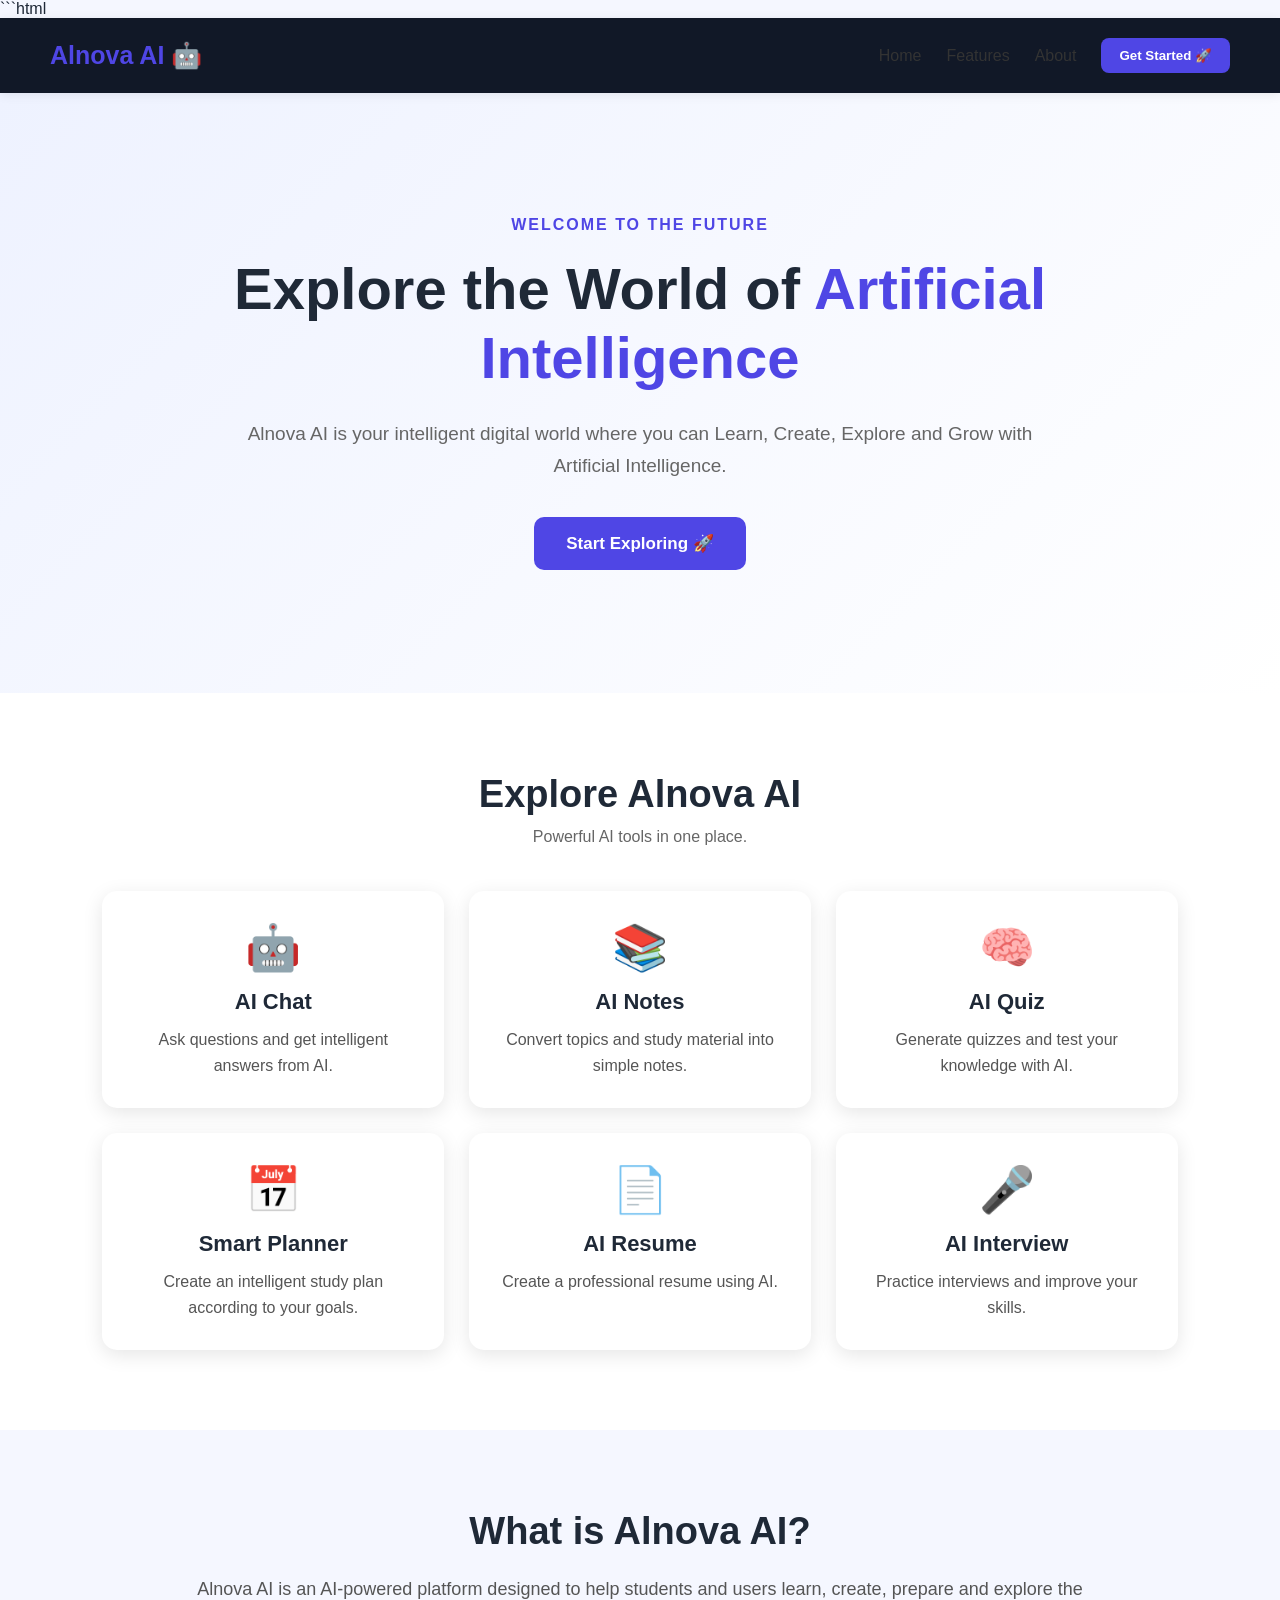
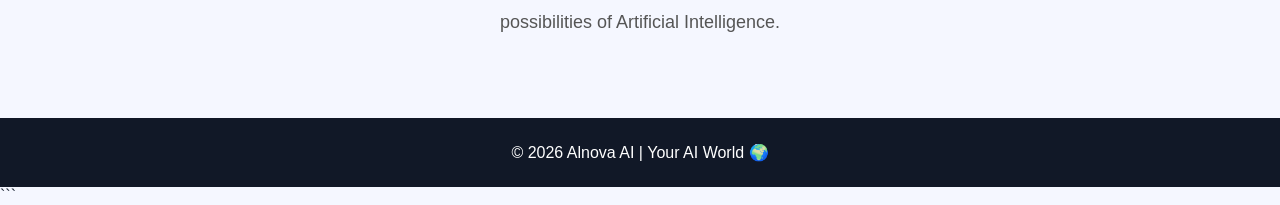
<file: index.html>
```html
<!DOCTYPE html>
<html lang="en">

<head>

    <meta charset="UTF-8">

    <meta name="viewport" content="width=device-width, initial-scale=1.0">

    <title>Alnova AI | Your AI World</title>

    <!-- CSS connect -->
    <link rel="stylesheet" href="style.css">

</head>


<body>

    <!-- =========================
         NAVIGATION BAR
         ========================= -->

    <nav class="navbar">

        <!-- Website Logo -->
        <div class="logo">
            Alnova AI 🤖
        </div>


        <!-- Menu -->
        <div class="nav-menu">

            <a href="#home">Home</a>

            <a href="#features">Features</a>

            <a href="#about">About</a>

            <button onclick="startAlnova()">
                Get Started 🚀
            </button>

        </div>

    </nav>



    <!-- =========================
         HOME / HERO SECTION
         ========================= -->

    <section id="home" class="hero">

        <div class="hero-content">

            <p class="small-title">
                WELCOME TO THE FUTURE
            </p>


            <h1>
                Explore the World of
                <span>Artificial Intelligence</span>
            </h1>


            <p class="description">

                Alnova AI is your intelligent digital world
                where you can Learn, Create, Explore and
                Grow with Artificial Intelligence.

            </p>


            <button class="main-button" onclick="startAlnova()">

                Start Exploring 🚀

            </button>

        </div>

    </section>



    <!-- =========================
         FEATURES SECTION
         ========================= -->

    <section id="features" class="features">

        <h2>
            Explore Alnova AI
        </h2>


        <p class="section-description">

            Powerful AI tools in one place.

        </p>


        <div class="feature-container">


            <!-- AI CHAT -->

            <div class="feature-card">

                <div class="feature-icon">
                    🤖
                </div>

                <h3>
                    AI Chat
                </h3>

                <p>
                    Ask questions and get intelligent
                    answers from AI.
                </p>

            </div>



            <!-- AI NOTES -->

            <div class="feature-card">

                <div class="feature-icon">
                    📚
                </div>

                <h3>
                    AI Notes
                </h3>

                <p>
                    Convert topics and study material
                    into simple notes.
                </p>

            </div>



            <!-- AI QUIZ -->

            <div class="feature-card">

                <div class="feature-icon">
                    🧠
                </div>

                <h3>
                    AI Quiz
                </h3>

                <p>
                    Generate quizzes and test your
                    knowledge with AI.
                </p>

            </div>



            <!-- STUDY PLANNER -->

            <div class="feature-card">

                <div class="feature-icon">
                    📅
                </div>

                <h3>
                    Smart Planner
                </h3>

                <p>
                    Create an intelligent study plan
                    according to your goals.
                </p>

            </div>



            <!-- RESUME -->

            <div class="feature-card">

                <div class="feature-icon">
                    📄
                </div>

                <h3>
                    AI Resume
                </h3>

                <p>
                    Create a professional resume
                    using AI.
                </p>

            </div>



            <!-- INTERVIEW -->

            <div class="feature-card">

                <div class="feature-icon">
                    🎤
                </div>

                <h3>
                    AI Interview
                </h3>

                <p>
                    Practice interviews and improve
                    your skills.
                </p>

            </div>

        </div>

    </section>



    <!-- =========================
         ABOUT SECTION
         ========================= -->

    <section id="about" class="about">

        <h2>
            What is Alnova AI?
        </h2>


        <p>

            Alnova AI is an AI-powered platform designed
            to help students and users learn, create,
            prepare and explore the possibilities of
            Artificial Intelligence.

        </p>

    </section>



    <!-- =========================
         FOOTER
         ========================= -->

    <footer>

        <p>
            © 2026 Alnova AI | Your AI World 🌍
        </p>

    </footer>



    <!-- JavaScript connect -->
    <script src="script.js"></script>

</body>

</html>
```
</file>
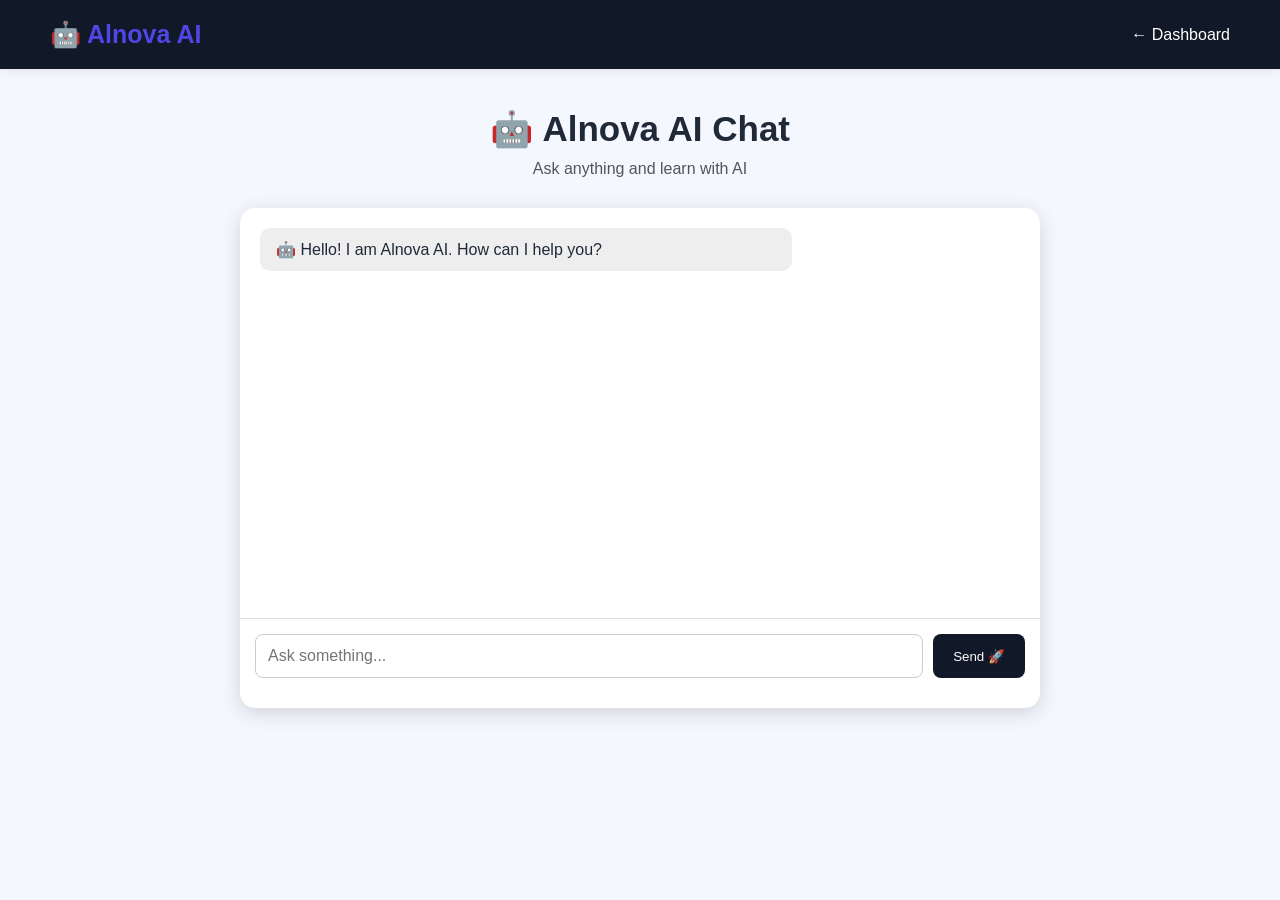
<file: ai-chat.html>
<!DOCTYPE html>
<html lang="en">

<head>

    <meta charset="UTF-8">

    <meta name="viewport"
          content="width=device-width, initial-scale=1.0">

    <title>AI Chat | Alnova AI</title>

    <link rel="stylesheet" href="style.css">

</head>

<body>

    <!-- Navbar -->
    <nav class="navbar">

        <div class="logo">
            🤖 Alnova AI
        </div>

        <a href="dashboard.html" class="back-btn">
            ← Dashboard
        </a>

    </nav>


    <!-- AI Chat Section -->
    <div class="chat-page">

        <h1>🤖 Alnova AI Chat</h1>

        <p>
            Ask anything and learn with AI
        </p>


        <!-- Chat Box -->
        <div class="chat-box">

            <div id="chatMessages" class="chat-messages">

                <div class="ai-message">
                    🤖 Hello! I am Alnova AI. How can I help you?
                </div>

            </div>


            <!-- Input Area -->
            <div class="chat-input">

                <input
                    type="text"
                    id="userMessage"
                    placeholder="Ask something..."
                >

                <button onclick="sendMessage()">
                    Send 🚀
                </button>

            </div>

        </div>

    </div>


    <script src="script.js"></script>

</body>

</html>
</file>
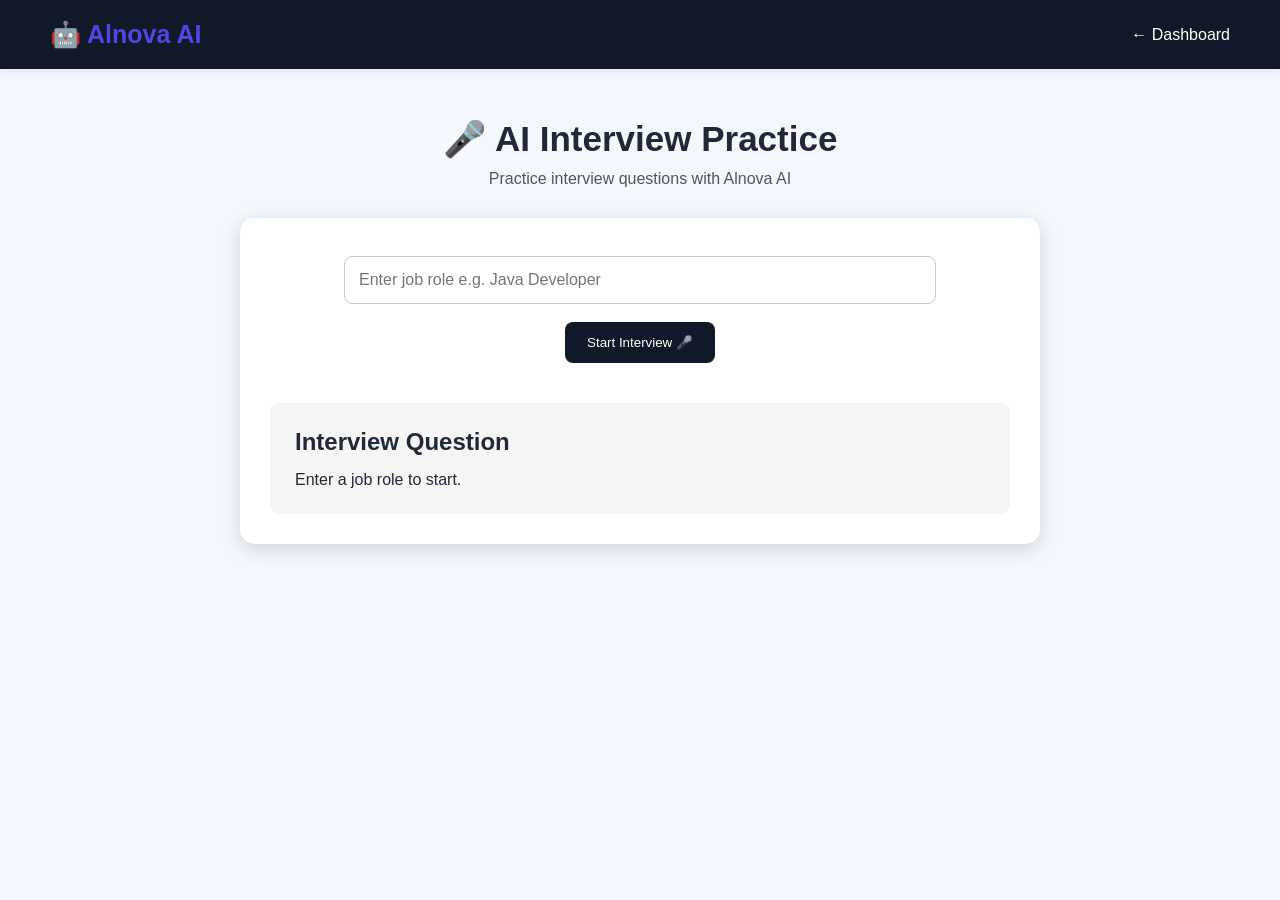
<file: ai-interview.html>
<!DOCTYPE html>
<html lang="en">

<head>

    <meta charset="UTF-8">

    <meta name="viewport"
          content="width=device-width, initial-scale=1.0">

    <title>AI Interview | Alnova AI</title>

    <link rel="stylesheet" href="style.css">

</head>

<body>

    <nav class="navbar">

        <div class="logo">
            🤖 Alnova AI
        </div>

        <a href="dashboard.html" class="back-btn">
            ← Dashboard
        </a>

    </nav>


    <section class="tool-page">

        <h1>🎤 AI Interview Practice</h1>

        <p>
            Practice interview questions with Alnova AI
        </p>


        <div class="tool-box">

            <input
                type="text"
                id="interviewRole"
                placeholder="Enter job role e.g. Java Developer"
            >

            <button onclick="startInterview()">
                Start Interview 🎤
            </button>


            <div id="interviewResult" class="result-box">

                <h2>Interview Question</h2>

                <p>
                    Enter a job role to start.
                </p>

            </div>

        </div>

    </section>


    <script src="script.js"></script>

</body>

</html>
</file>
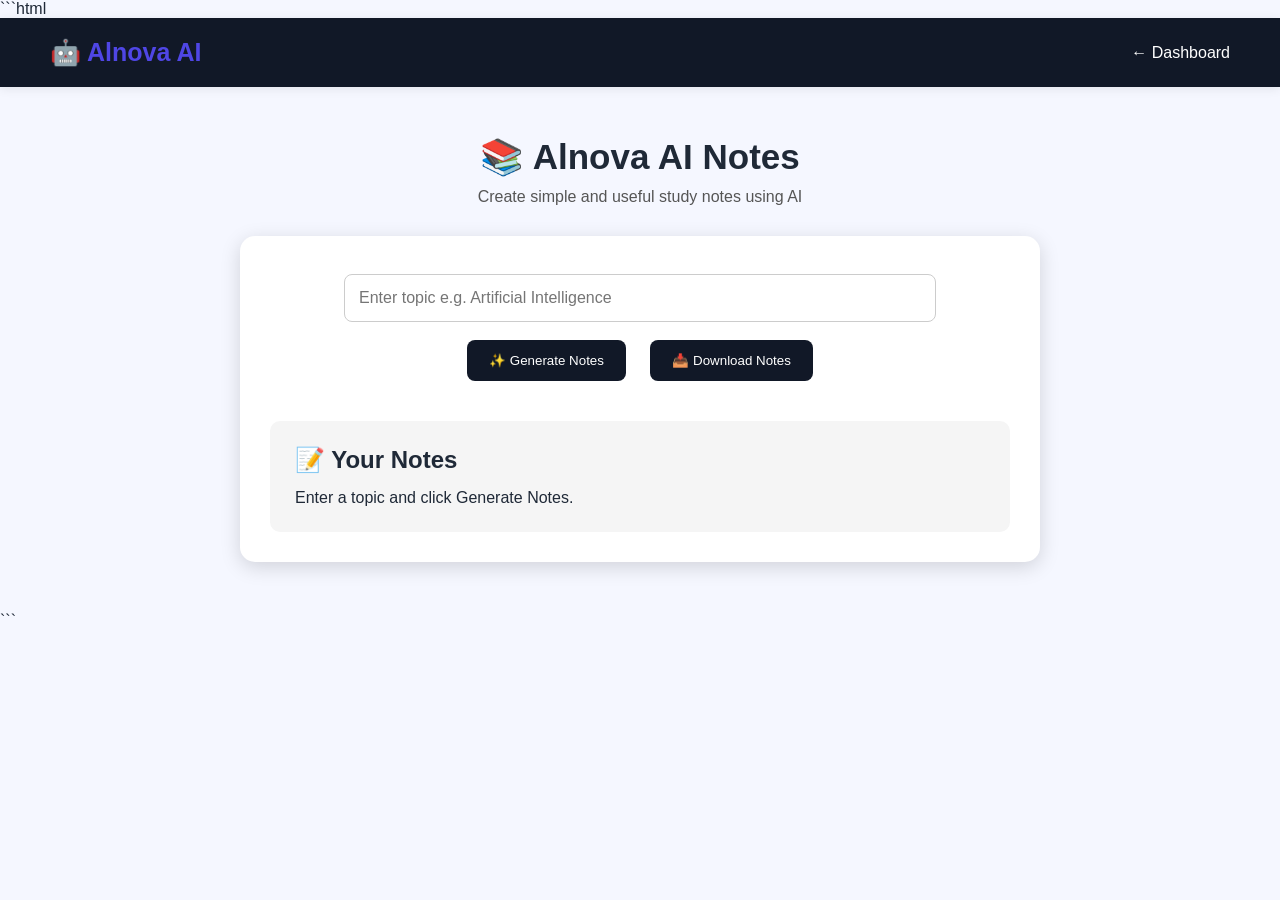
<file: ai-notes.html>
```html
<!DOCTYPE html>
<html lang="en">

<head>

    <meta charset="UTF-8">

    <meta name="viewport"
          content="width=device-width, initial-scale=1.0">

    <title>AI Notes | Alnova AI</title>

    <link rel="stylesheet" href="style.css">

</head>


<body>


    <!-- NAVBAR -->

    <nav class="navbar">

        <div class="logo">
            🤖 Alnova AI
        </div>

        <a href="dashboard.html" class="back-btn">
            ← Dashboard
        </a>

    </nav>



    <!-- AI NOTES -->

    <section class="tool-page">

        <h1>
            📚 Alnova AI Notes
        </h1>

        <p>
            Create simple and useful study notes using AI
        </p>


        <div class="tool-box">


            <!-- TOPIC INPUT -->

            <input
                type="text"
                id="notesTopic"
                placeholder="Enter topic e.g. Artificial Intelligence"
            >


            <!-- GENERATE BUTTON -->

            <button onclick="generateNotes()">
                ✨ Generate Notes
            </button>


            <!-- DOWNLOAD BUTTON -->

            <button
                onclick="downloadNotes()"
            >
                📥 Download Notes
            </button>


            <!-- RESULT -->

            <div
                id="notesResult"
                class="result-box"
            >

                <h2>
                    📝 Your Notes
                </h2>

                <p>
                    Enter a topic and click
                    Generate Notes.
                </p>

            </div>


        </div>

    </section>



    <script src="script.js"></script>



    <!-- DOWNLOAD FUNCTION -->

    <script>

        function downloadNotes() {

            const result =
                document.getElementById(
                    "notesResult"
                );


            const notes =
                result.innerText;


            if (
                notes.trim() === "" ||
                notes.includes(
                    "Enter a topic"
                )
            ) {

                alert(
                    "Please generate notes first! ❌"
                );

                return;
            }


            // Notes ko text file mein convert karna

            const file =
                new Blob(
                    [notes],
                    {
                        type: "text/plain"
                    }
                );


            // Download link banana

            const link =
                document.createElement("a");


            link.href =
                URL.createObjectURL(file);


            link.download =
                "Alnova-AI-Notes.txt";


            // Download start

            link.click();


            // URL remove

            URL.revokeObjectURL(
                link.href
            );

        }

    </script>


</body>

</html>
```
</file>
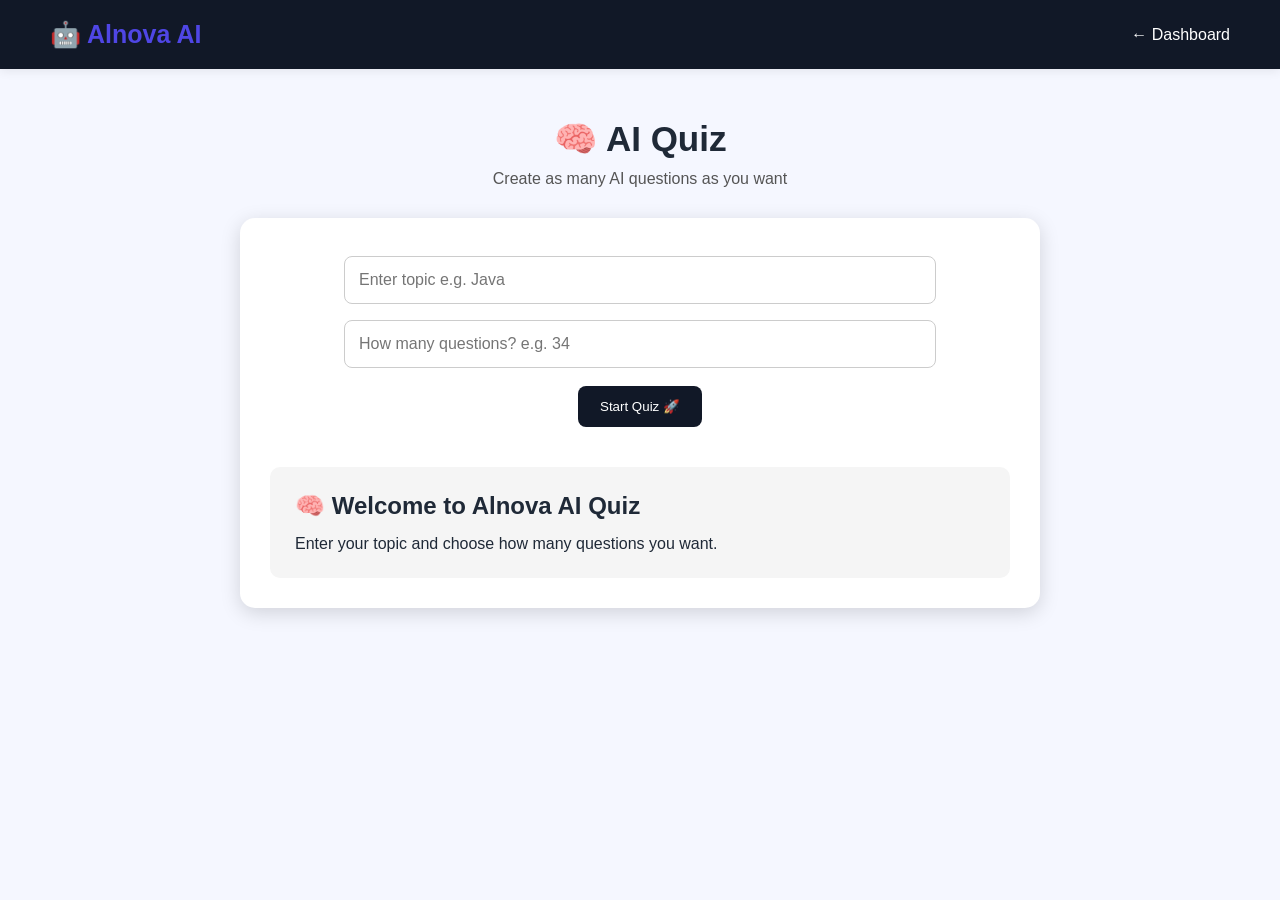
<file: ai-quiz.html>
<!DOCTYPE html>
<html lang="en">

<head>
    <meta charset="UTF-8">

    <meta name="viewport"
          content="width=device-width, initial-scale=1.0">

    <title>AI Quiz | Alnova AI</title>

    <link rel="stylesheet" href="style.css">
</head>

<body>

    <nav class="navbar">

        <div class="logo">
            🤖 Alnova AI
        </div>

        <a href="dashboard.html" class="back-btn">
            ← Dashboard
        </a>

    </nav>


    <section class="tool-page">

        <h1>🧠 AI Quiz</h1>

        <p>
            Create as many AI questions as you want
        </p>


        <div class="tool-box">

            <!-- Topic -->
            <input
                type="text"
                id="quizTopic"
                placeholder="Enter topic e.g. Java"
            >


            <!-- Number of Questions -->
            <input
                type="number"
                id="quizCount"
                placeholder="How many questions? e.g. 34"
                min="1"
                max="100"
            >


            <button onclick="startQuiz()">
                Start Quiz 🚀
            </button>


            <div
                id="quizResult"
                class="result-box">

                <h2>
                    🧠 Welcome to Alnova AI Quiz
                </h2>

                <p>
                    Enter your topic and choose how
                    many questions you want.
                </p>

            </div>

        </div>

    </section>


    <script src="script.js"></script>

</body>

</html>
</file>
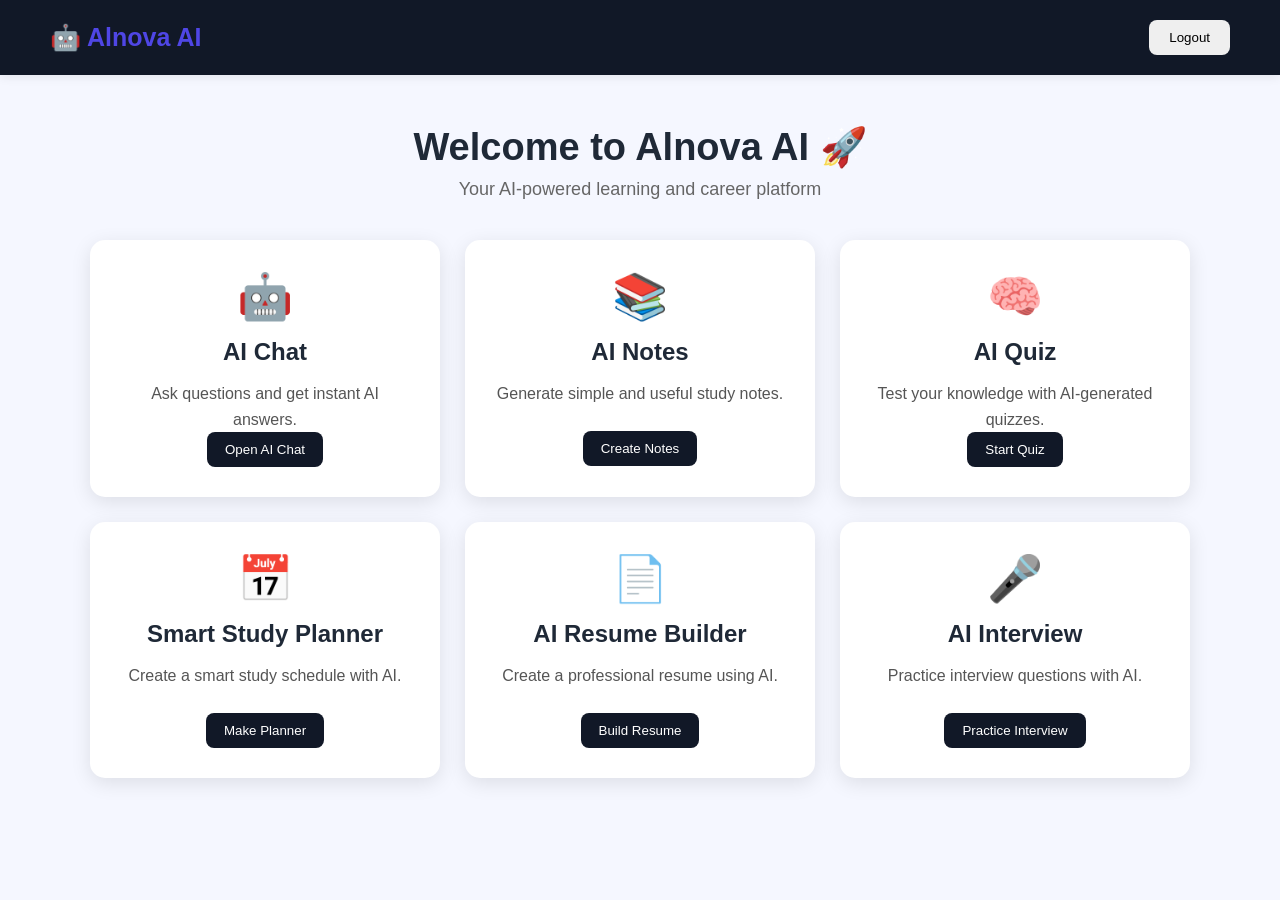
<file: dashboard.html>
<!DOCTYPE html>
<html lang="en">

<head>

    <meta charset="UTF-8">

    <meta name="viewport"
          content="width=device-width, initial-scale=1.0">

    <title>Dashboard | Alnova AI</title>

    <link rel="stylesheet" href="style.css">

</head>

<body>


    <nav class="navbar">

        <div class="logo">
            🤖 Alnova AI
        </div>

        <button onclick="logout()" class="logout-btn">
            Logout
        </button>

    </nav>


    <section class="dashboard">

        <h1>Welcome to Alnova AI 🚀</h1>

        <p>
            Your AI-powered learning and career platform
        </p>


        <div class="feature-grid">


            <!-- AI CHAT -->

            <div class="feature-card">

                <div class="feature-icon">🤖</div>

                <h2>AI Chat</h2>

                <p>
                    Ask questions and get instant AI answers.
                </p>

                <button onclick="window.location.href='ai-chat.html'">
                    Open AI Chat
                </button>

            </div>


            <!-- AI NOTES -->

            <div class="feature-card">

                <div class="feature-icon">📚</div>

                <h2>AI Notes</h2>

                <p>
                    Generate simple and useful study notes.
                </p>

                <button onclick="window.location.href='ai-notes.html'">
                    Create Notes
                </button>

            </div>


            <!-- AI QUIZ -->

            <div class="feature-card">

                <div class="feature-icon">🧠</div>

                <h2>AI Quiz</h2>

                <p>
                    Test your knowledge with AI-generated quizzes.
                </p>

                <button onclick="window.location.href='ai-quiz.html'">
                    Start Quiz
                </button>

            </div>


            <!-- STUDY PLANNER -->

            <div class="feature-card">

                <div class="feature-icon">📅</div>

                <h2>Smart Study Planner</h2>

                <p>
                    Create a smart study schedule with AI.
                </p>

                <button onclick="window.location.href='study-planner.html'">
                    Make Planner
                </button>

            </div>


            <!-- RESUME -->

            <div class="feature-card">

                <div class="feature-icon">📄</div>

                <h2>AI Resume Builder</h2>

                <p>
                    Create a professional resume using AI.
                </p>

                <button onclick="window.location.href='ai-resume.html'">
                    Build Resume
                </button>

            </div>


            <!-- INTERVIEW -->

            <div class="feature-card">

                <div class="feature-icon">🎤</div>

                <h2>AI Interview</h2>

                <p>
                    Practice interview questions with AI.
                </p>

                <button onclick="window.location.href='ai-interview.html'">
                    Practice Interview
                    
                </button>

            </div>


        </div>

    </section>


    <script src="script.js"></script>

</body>

</html>
</file>
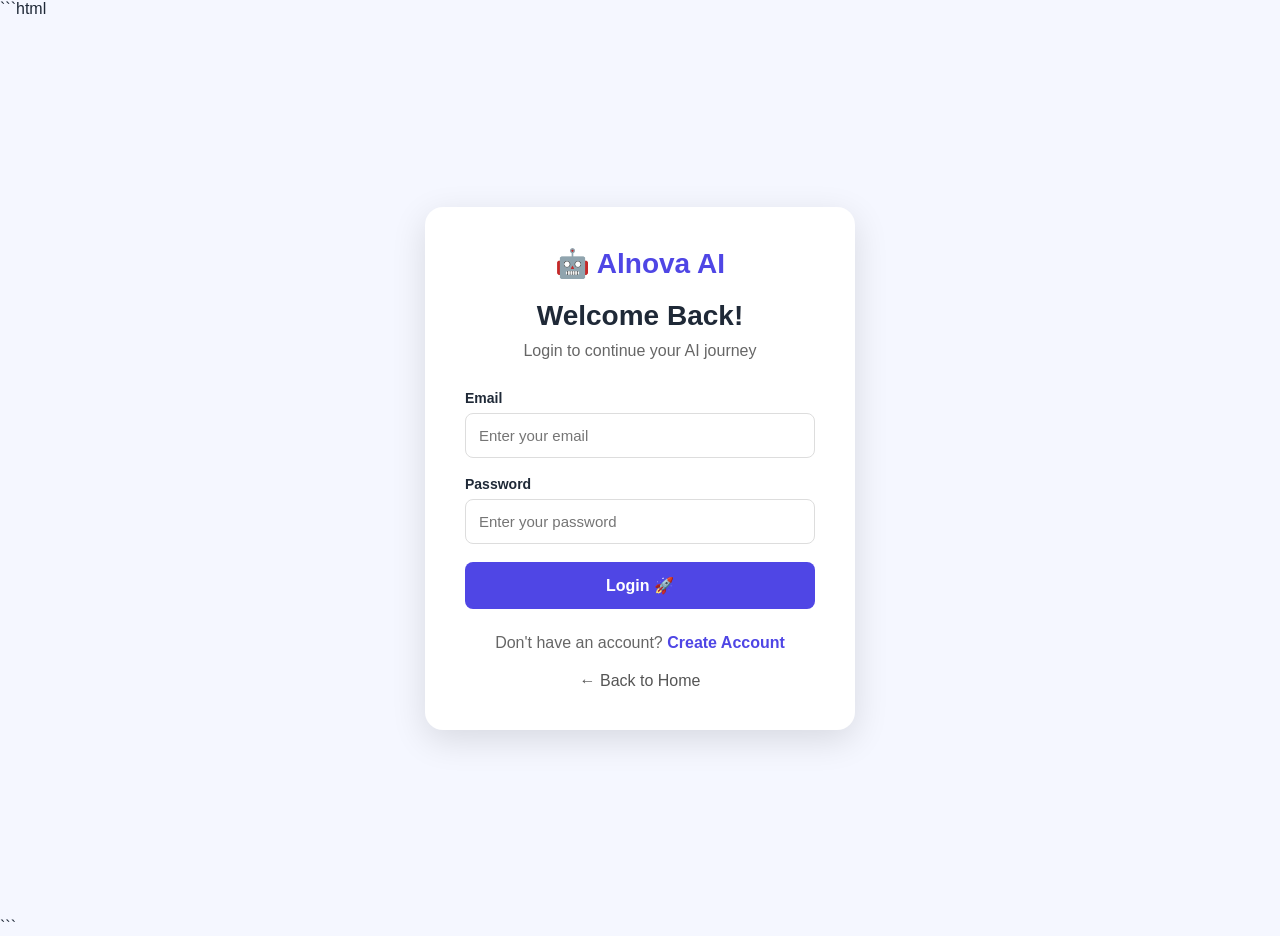
<file: login.html>
```html
<!DOCTYPE html>
<html lang="en">

<head>

    <meta charset="UTF-8">

    <meta name="viewport"
          content="width=device-width, initial-scale=1.0">

    <title>Login | Alnova AI</title>

    <link rel="stylesheet" href="style.css">

</head>

<body>

    <div class="auth-page">

        <div class="auth-box">

            <div class="auth-logo">
                🤖 Alnova AI
            </div>

            <h1>Welcome Back!</h1>

            <p class="auth-subtitle">
                Login to continue your AI journey
            </p>


            <!-- Login Form -->

            <form id="loginForm">

                <label>Email</label>

                <input
                    type="email"
                    id="loginEmail"
                    placeholder="Enter your email"
                    required
                >


                <label>Password</label>

                <input
                    type="password"
                    id="loginPassword"
                    placeholder="Enter your password"
                    required
                >


                <button type="submit"
                        class="auth-btn">

                    Login 🚀

                </button>

            </form>


            <p class="auth-link">

                Don't have an account?

                <a href="register.html">
                    Create Account
                </a>

            </p>


            <a href="index.html"
               class="back-home">

                ← Back to Home

            </a>

        </div>

    </div>


    <script src="script.js"></script>

</body>

</html>
```
</file>
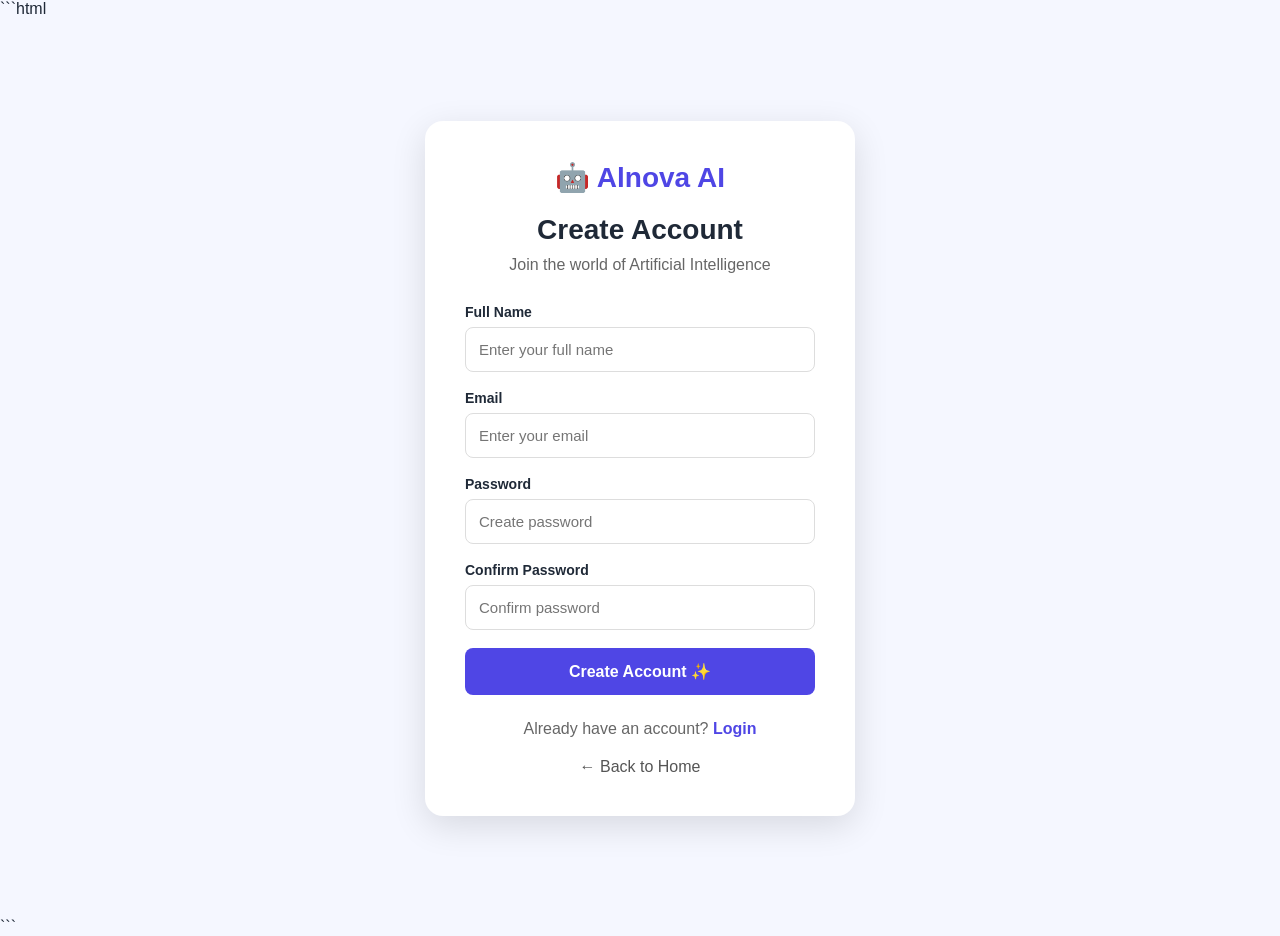
<file: register.html>
```html
<!DOCTYPE html>
<html lang="en">

<head>

    <meta charset="UTF-8">

    <meta name="viewport"
          content="width=device-width, initial-scale=1.0">

    <title>Register | Alnova AI</title>

    <link rel="stylesheet" href="style.css">

</head>

<body>

    <div class="auth-page">

        <div class="auth-box">

            <div class="auth-logo">
                🤖 Alnova AI
            </div>

            <h1>Create Account</h1>

            <p class="auth-subtitle">
                Join the world of Artificial Intelligence
            </p>


            <form id="registerForm">

                <label>Full Name</label>

                <input
                    type="text"
                    id="registerName"
                    placeholder="Enter your full name"
                    required
                >


                <label>Email</label>

                <input
                    type="email"
                    id="registerEmail"
                    placeholder="Enter your email"
                    required
                >


                <label>Password</label>

                <input
                    type="password"
                    id="registerPassword"
                    placeholder="Create password"
                    required
                >


                <label>Confirm Password</label>

                <input
                    type="password"
                    id="confirmPassword"
                    placeholder="Confirm password"
                    required
                >


                <button
                    type="submit"
                    class="auth-btn">

                    Create Account ✨

                </button>

            </form>


            <p class="auth-link">

                Already have an account?

                <a href="login.html">
                    Login
                </a>

            </p>


            <a
                href="index.html"
                class="back-home">

                ← Back to Home

            </a>

        </div>

    </div>


    <!-- Only one JavaScript file -->

    <script src="script.js"></script>

</body>

</html>
```
</file>
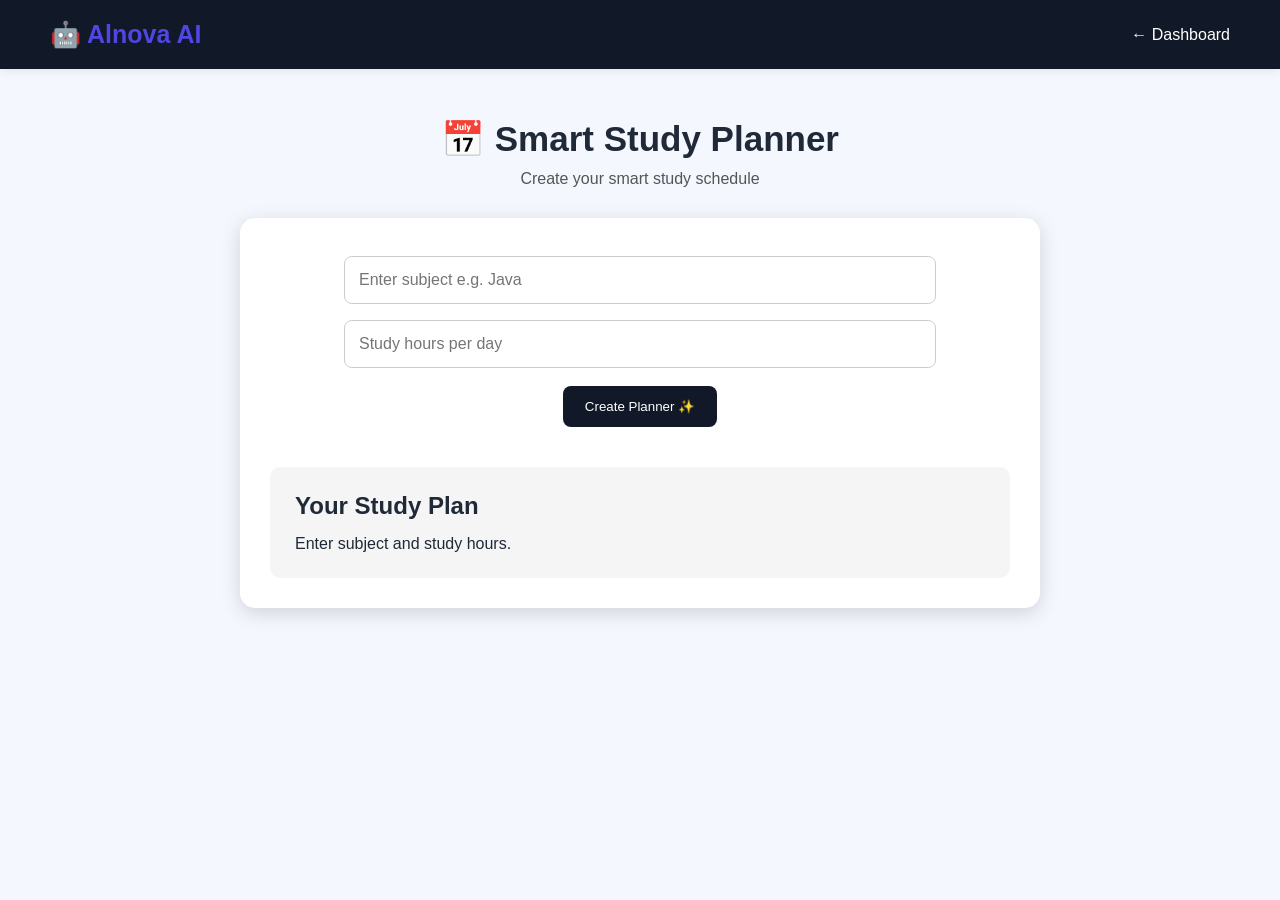
<file: study-planner.html>
<!DOCTYPE html>
<html lang="en">

<head>

    <meta charset="UTF-8">

    <meta name="viewport"
          content="width=device-width, initial-scale=1.0">

    <title>Study Planner | Alnova AI</title>

    <link rel="stylesheet" href="style.css">

</head>

<body>

    <nav class="navbar">

        <div class="logo">
            🤖 Alnova AI
        </div>

        <a href="dashboard.html" class="back-btn">
            ← Dashboard
        </a>

    </nav>


    <section class="tool-page">

        <h1>📅 Smart Study Planner</h1>

        <p>
            Create your smart study schedule
        </p>


        <div class="tool-box">

            <input
                type="text"
                id="studySubject"
                placeholder="Enter subject e.g. Java"
            >

            <input
                type="number"
                id="studyHours"
                placeholder="Study hours per day"
            >

            <button onclick="createPlanner()">
                Create Planner ✨
            </button>


            <div id="plannerResult" class="result-box">

                <h2>Your Study Plan</h2>

                <p>
                    Enter subject and study hours.
                </p>

            </div>

        </div>

    </section>


    <script src="script.js"></script>

</body>

</html>
</file>
<file: style.css>
/* =========================
   BASIC SETTINGS
   ========================= */

* {
    margin: 0;
    padding: 0;
    box-sizing: border-box;
}

html {
    scroll-behavior: smooth;
}

body {
    font-family: Arial, sans-serif;
    background: #f5f7ff;
    color: #1f2937;
}

/* =========================
   NAVBAR
   ========================= */

.navbar {
    display: flex;
    justify-content: space-between;
    align-items: center;
    padding: 20px 8%;
    background: #ffffff;
    box-shadow: 0 2px 10px rgba(0, 0, 0, 0.08);
    position: sticky;
    top: 0;
    z-index: 1000;
}

/* Logo */
.logo {
    font-size: 26px;
    font-weight: bold;
    color: #4f46e5;
}

/* Menu */
.nav-menu {
    display: flex;
    align-items: center;
    gap: 25px;
    list-style: none; /* Bullet points hatane ke liye */
}

.nav-menu a {
    text-decoration: none;
    color: #333;
    font-weight: 500;
    transition: color 0.3s ease;
}

.nav-menu a:hover {
    color: #4f46e5;
}

/* Navbar Button */
.nav-menu button {
    border: none;
    background: #4f46e5;
    color: white;
    padding: 10px 18px;
    border-radius: 8px;
    cursor: pointer;
    font-weight: bold;
    transition: background-color 0.3s ease;
}

.nav-menu button:hover {
    background: #4338ca;
}

/* =========================
   HERO SECTION
   ========================= */

.hero {
    min-height: 600px;
    display: flex;
    justify-content: center;
    align-items: center;
    text-align: center;
    padding: 60px 20px;
    background: linear-gradient(135deg, #eef2ff, #ffffff);
}

.hero-content {
    max-width: 850px;
}

/* Small heading */
.small-title {
    color: #4f46e5;
    font-weight: bold;
    letter-spacing: 2px;
    margin-bottom: 20px;
}

/* Main heading */
.hero h1 {
    font-size: 58px;
    line-height: 1.2;
    margin-bottom: 25px;
}

.hero h1 span {
    color: #4f46e5;
}

/* Description */
.description {
    font-size: 19px;
    color: #666;
    line-height: 1.7;
    margin-bottom: 35px;
}

/* Main button */
.main-button {
    border: none;
    background: #4f46e5;
    color: white;
    padding: 16px 32px;
    border-radius: 10px;
    font-size: 17px;
    font-weight: bold;
    cursor: pointer;
    transition: transform 0.3s ease, box-shadow 0.3s ease;
}

.main-button:hover {
    transform: translateY(-4px);
    box-shadow: 0 10px 25px rgba(79, 70, 229, 0.3);
}

/* =========================
   FEATURES
   ========================= */

.features {
    padding: 80px 8%;
    text-align: center;
    background: #ffffff;
}

.features h2 {
    font-size: 38px;
    margin-bottom: 12px;
}

.section-description {
    color: #666;
    margin-bottom: 45px;
}

/* Cards */
.feature-container {
    display: grid;
    grid-template-columns: repeat(3, 1fr);
    gap: 25px;
}

.feature-card {
    background: #f8f9ff;
    padding: 35px 25px;
    border-radius: 15px;
    transition: transform 0.3s ease, box-shadow 0.3s ease;
}

.feature-card:hover {
    transform: translateY(-8px);
    box-shadow: 0 10px 25px rgba(0, 0, 0, 0.1);
}

/* Icon */
.feature-icon {
    font-size: 45px;
    margin-bottom: 15px;
}

.feature-card h3 {
    font-size: 22px;
    margin-bottom: 12px;
}

.feature-card p {
    color: #666;
    line-height: 1.6;
}

/* =========================
   ABOUT
   ========================= */

.about {
    padding: 80px 15%;
    text-align: center;
}

.about h2 {
    font-size: 38px;
    margin-bottom: 20px;
}

.about p {
    color: #555;
    font-size: 18px;
    line-height: 1.8;
}

/* =========================
   FOOTER
   ========================= */

footer {
    background: #111827;
    color: #ffffff;
    text-align: center;
    padding: 25px;
}

/* =========================
   MOBILE RESPONSIVE
   ========================= */

@media (max-width: 768px) {
    .navbar {
        flex-direction: column;
        gap: 15px;
    }

    .nav-menu {
        gap: 12px;
        flex-wrap: wrap;
        justify-content: center;
    }

    .hero h1 {
        font-size: 40px;
    }

    .feature-container {
        grid-template-columns: 1fr;
    }

    .about {
        padding: 60px 8%;
    }
}
/* =================================
   LOGIN / REGISTER PAGE
   ================================= */

.auth-page {
    min-height: 100vh;
    display: flex;
    justify-content: center;
    align-items: center;
    padding: 30px;
}

.auth-box {
    width: 100%;
    max-width: 430px;
    background: #ffffff;
    padding: 40px;
    border-radius: 18px;
    box-shadow: 0 10px 35px rgba(0, 0, 0, 0.12);
    text-align: center;
}

.auth-logo {
    font-size: 28px;
    font-weight: bold;
    color: #4f46e5;
    margin-bottom: 20px;
}

.auth-box h1 {
    font-size: 28px;
    margin-bottom: 10px;
}

.auth-subtitle {
    color: #666666;
    margin-bottom: 30px;
}

.auth-box form {
    text-align: left;
}

.auth-box label {
    display: block;
    margin-bottom: 7px;
    font-weight: bold;
    font-size: 14px;
}

.auth-box input {
    width: 100%;
    padding: 13px;
    margin-bottom: 18px;
    border: 1px solid #dddddd;
    border-radius: 8px;
    font-size: 15px;
    outline: none;
    transition: border-color 0.3s ease, box-shadow 0.3s ease;
}

.auth-box input:focus {
    border-color: #4f46e5;
    box-shadow: 0 0 0 3px rgba(79, 70, 229, 0.2);
}

.auth-btn {
    width: 100%;
    padding: 14px;
    border: none;
    border-radius: 8px;
    background: #4f46e5;
    color: #ffffff;
    font-size: 16px;
    font-weight: bold;
    cursor: pointer;
    transition: background-color 0.3s ease, transform 0.2s ease;
}

.auth-btn:hover {
    background: #4338ca;
    transform: translateY(-1px);
}

.auth-btn:active {
    transform: translateY(0);
}

.auth-link {
    margin-top: 25px;
    color: #666666;
}

.auth-link a {
    color: #4f46e5;
    font-weight: bold;
    text-decoration: none;
    transition: color 0.3s ease;
}

.auth-link a:hover {
    color: #4338ca;
}

.back-home {
    display: inline-block;
    margin-top: 20px;
    color: #555555;
    text-decoration: none;
    transition: color 0.3s ease;
}

.back-home:hover {
    color: #4f46e5;
}

/* =================================
   DASHBOARD
   ================================= */

.dashboard {
    padding: 60px 8%;
    text-align: center;
}

.dashboard > h1 {
    font-size: 40px;
    margin-bottom: 10px;
}

.dashboard > p {
    color: #666666;
    margin-bottom: 45px;
}

.dashboard-grid {
    display: grid;
    grid-template-columns: repeat(3, 1fr);
    gap: 25px;
}

.dashboard-card {
    background: #ffffff;
    padding: 35px 25px;
    border-radius: 15px;
    box-shadow: 0 5px 20px rgba(0, 0, 0, 0.08);
    transition: transform 0.3s ease, box-shadow 0.3s ease;
}

.dashboard-card:hover {
    transform: translateY(-7px);
    box-shadow: 0 12px 30px rgba(0, 0, 0, 0.12);
}

.dashboard-card > div {
    font-size: 45px;
    margin-bottom: 15px;
}

.dashboard-card h2 {
    font-size: 22px;
    margin-bottom: 10px;
}

.dashboard-card p {
    color: #666666;
    margin-bottom: 20px;
    line-height: 1.5;
}

.dashboard-card button {
    border: none;
    background: #4f46e5;
    color: #ffffff;
    padding: 10px 18px;
    border-radius: 8px;
    cursor: pointer;
    font-weight: 500;
    transition: background-color 0.3s ease;
}

.dashboard-card button:hover {
    background: #4338ca;
}

/* =================================
   MOBILE RESPONSIVE
   ================================= */

@media (max-width: 768px) {
    .dashboard {
        padding: 40px 5%;
    }

    .dashboard > h1 {
        font-size: 30px;
    }

    .dashboard-grid {
        grid-template-columns: 1fr;
    }

    .auth-box {
        padding: 30px 20px;
    }
}

/* DASHBOARD */

.navbar {
    display: flex;
    justify-content: space-between;
    align-items: center;
    padding: 20px 50px;
    background: #111827;
    color: white;
}

.logo {
    font-size: 25px;
    font-weight: bold;
}

.logout-btn {
    padding: 10px 20px;
    border: none;
    border-radius: 8px;
    cursor: pointer;
}

.dashboard {
    text-align: center;
    padding: 50px 30px;
}

.dashboard h1 {
    font-size: 38px;
    margin-bottom: 10px;
}

.dashboard > p {
    font-size: 18px;
    margin-bottom: 40px;
}

.feature-grid {
    display: grid;
    grid-template-columns: repeat(3, 1fr);
    gap: 25px;
    max-width: 1100px;
    margin: auto;
}

.feature-card {
    background: white;
    padding: 30px;
    border-radius: 15px;
    box-shadow: 0 5px 20px rgba(0,0,0,0.1);
}

.feature-icon {
    font-size: 45px;
}

.feature-card h2 {
    margin: 15px 0;
}

.feature-card p {
    color: #555;
    min-height: 50px;
}

.feature-card button {
    padding: 10px 18px;
    border: none;
    border-radius: 8px;
    cursor: pointer;
    background: #111827;
    color: white;
}

.feature-card button:hover {
    background: #374151;
}
/* ========================
   AI CHAT PAGE
======================== */

.chat-page {
    text-align: center;
    padding: 40px 20px;
}

.chat-page h1 {
    font-size: 35px;
    margin-bottom: 10px;
}

.chat-page > p {
    color: #555;
    margin-bottom: 30px;
}

.chat-box {
    width: 90%;
    max-width: 800px;
    height: 500px;
    margin: auto;
    background: white;
    border-radius: 15px;
    box-shadow: 0 5px 20px rgba(0,0,0,0.15);
    overflow: hidden;
}

.chat-messages {
    height: 410px;
    padding: 20px;
    overflow-y: auto;
    text-align: left;
}

.ai-message,
.user-message {
    padding: 12px 16px;
    margin-bottom: 12px;
    border-radius: 10px;
    max-width: 70%;
}

.ai-message {
    background: #eeeeee;
    margin-right: auto;
}

.user-message {
    background: #111827;
    color: white;
    margin-left: auto;
}

.chat-input {
    display: flex;
    padding: 15px;
    border-top: 1px solid #ddd;
    gap: 10px;
}

.chat-input input {
    flex: 1;
    padding: 12px;
    border: 1px solid #ccc;
    border-radius: 8px;
    font-size: 16px;
}

.chat-input button {
    padding: 12px 20px;
    border: none;
    border-radius: 8px;
    background: #111827;
    color: white;
    cursor: pointer;
}

.chat-input button:hover {
    background: #374151;
}

.back-btn {
    color: white;
    text-decoration: none;
}
/* ========================
   AI NOTES PAGE
======================== */

.notes-page {
    text-align: center;
    padding: 50px 20px;
}

.notes-page h1 {
    font-size: 35px;
    margin-bottom: 10px;
}

.notes-page > p {
    color: #555;
    margin-bottom: 30px;
}

.notes-box {
    width: 90%;
    max-width: 800px;
    margin: auto;
    background: white;
    padding: 30px;
    border-radius: 15px;
    box-shadow: 0 5px 20px rgba(0,0,0,0.15);
}

.notes-box input {
    width: 70%;
    padding: 14px;
    border: 1px solid #ccc;
    border-radius: 8px;
    font-size: 16px;
}

.notes-box button {
    padding: 14px 20px;
    margin-left: 10px;
    border: none;
    border-radius: 8px;
    background: #111827;
    color: white;
    cursor: pointer;
}

.notes-result {
    margin-top: 30px;
    padding: 20px;
    background: #f5f5f5;
    border-radius: 10px;
    text-align: left;
}
/* ========================
   COMMON TOOL PAGES
======================== */

.tool-page {
    text-align: center;
    padding: 50px 20px;
}

.tool-page h1 {
    font-size: 35px;
    margin-bottom: 10px;
}

.tool-page > p {
    color: #555;
    margin-bottom: 30px;
}

.tool-box {
    width: 90%;
    max-width: 800px;
    margin: auto;
    background: white;
    padding: 30px;
    border-radius: 15px;
    box-shadow: 0 5px 20px rgba(0,0,0,0.15);
}

.tool-box input {
    width: 80%;
    padding: 14px;
    margin: 8px;
    border: 1px solid #ccc;
    border-radius: 8px;
    font-size: 16px;
}

.tool-box button {
    padding: 13px 22px;
    margin: 10px;
    border: none;
    border-radius: 8px;
    background: #111827;
    color: white;
    cursor: pointer;
}

.tool-box button:hover {
    background: #374151;
}

.result-box {
    margin-top: 30px;
    padding: 25px;
    background: #f5f5f5;
    border-radius: 10px;
    text-align: left;
}

.result-box h2 {
    margin-bottom: 15px;
}

.result-box li {
    margin: 8px 0;
}

.back-btn {
    color: white;
    text-decoration: none;
}
</file>
